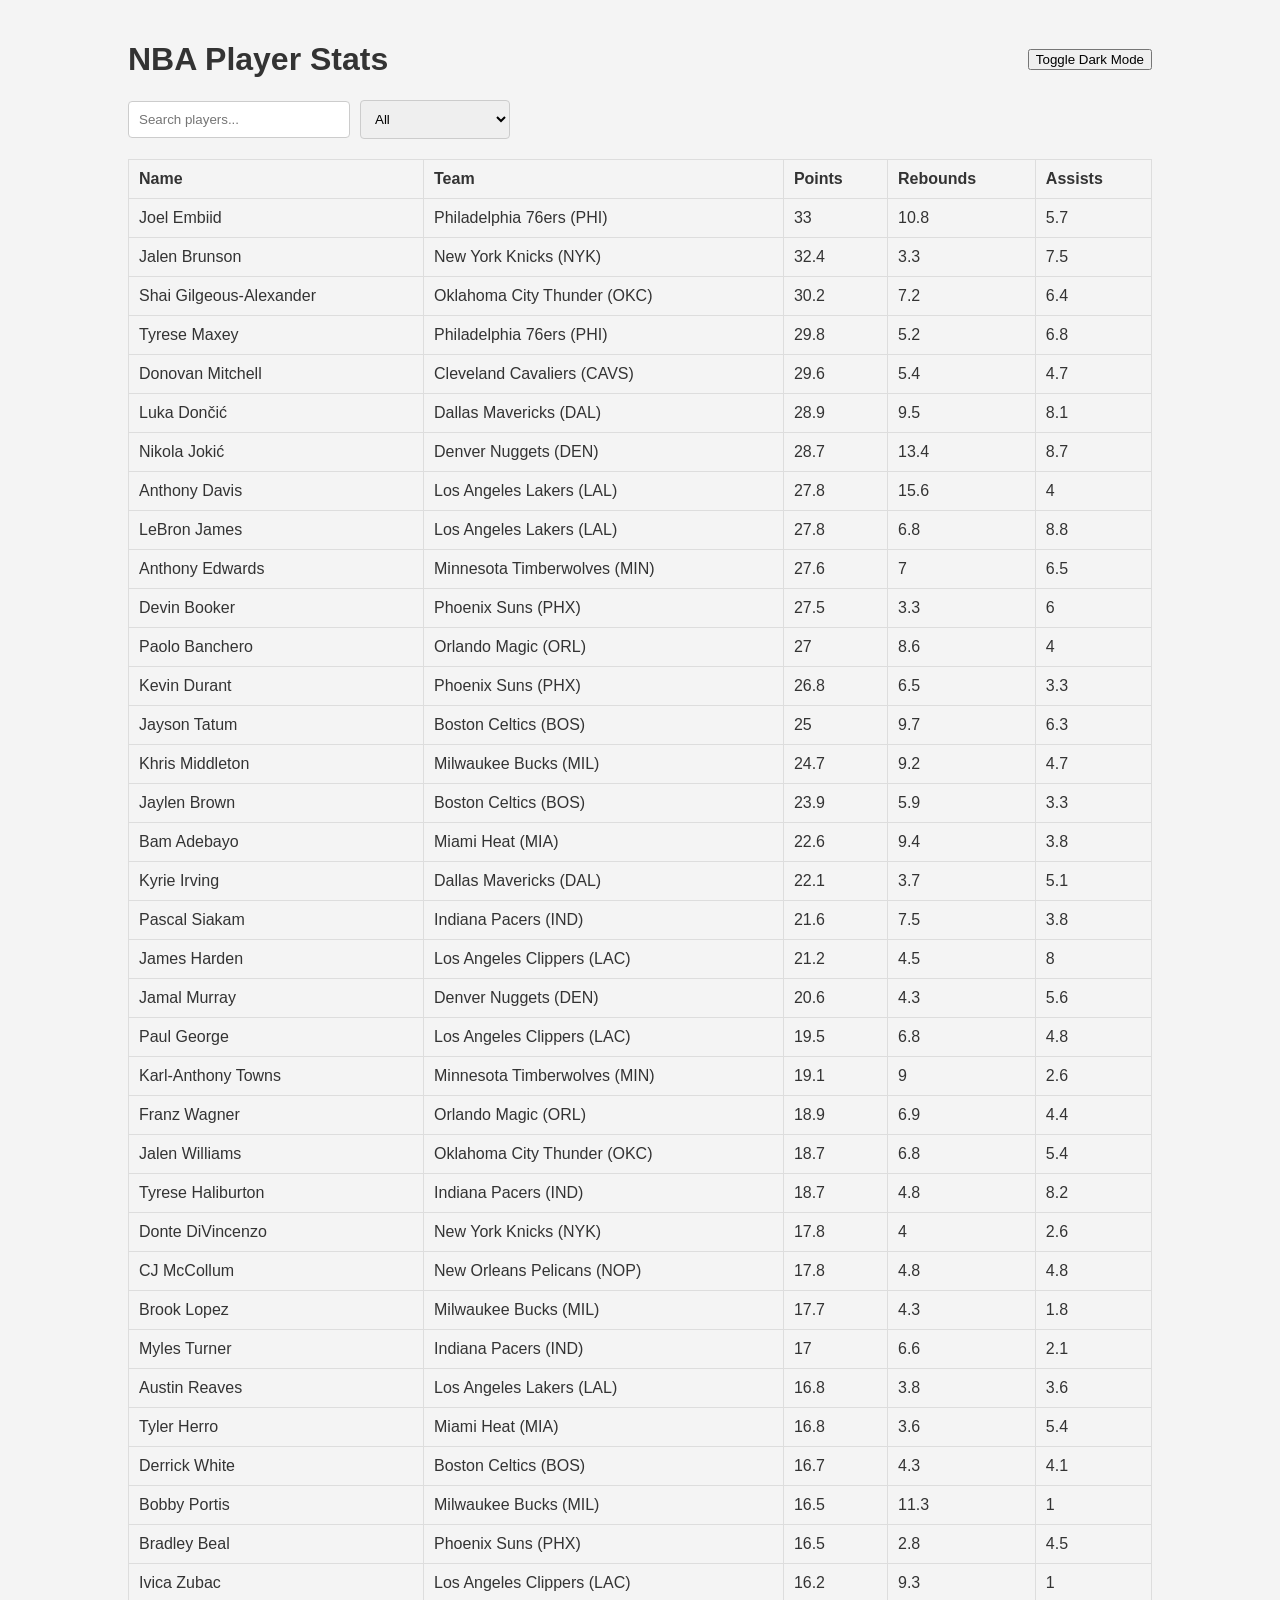
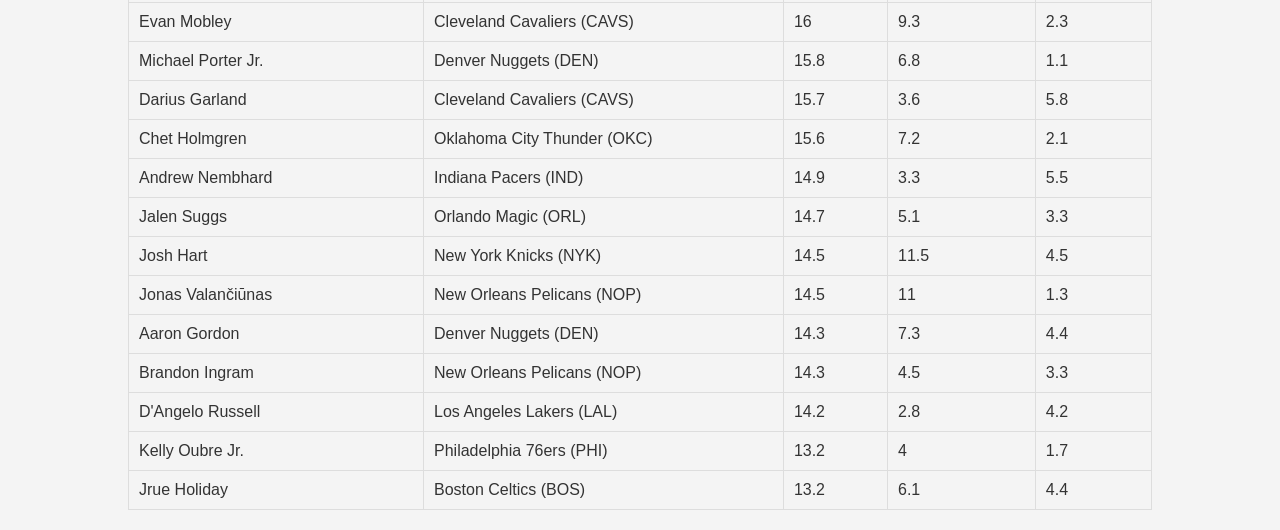
<file: labs/lab5/index.html>
<!DOCTYPE html>
<html lang="en">

<head>
    <meta charset="UTF-8">
    <meta name="viewport" content="width=device-width, initial-scale=1.0">
    <title>NBA Stats</title>
    <link rel="stylesheet" href="styles.css">

</head>

<body>
    <div class="container">
        <header>
            <h1>NBA Player Stats</h1>
            <button id="dark-mode-toggle">Toggle Dark Mode</button>
        </header>

        <search class="table-filters">
            <input type="text" id="search" placeholder="Search players...">
            <select id="team-filter">
                <option value="all">All</option>
                <!-- Teams will be populated in JS -->
            </select>
        </search>

        <table id="player-stats">
            <thead>
                <tr>
                    <th>Name</th>
                    <th>Team</th>
                    <th>Points</th>
                    <th>Rebounds</th>
                    <th>Assists</th>
                </tr>
            </thead>
            <tbody id="player-rows">
                <!-- Rows will be populated in JS -->
            </tbody>
        </table>
    </div>
    <script src="script.js"></script>
</body>

</html>
</file>
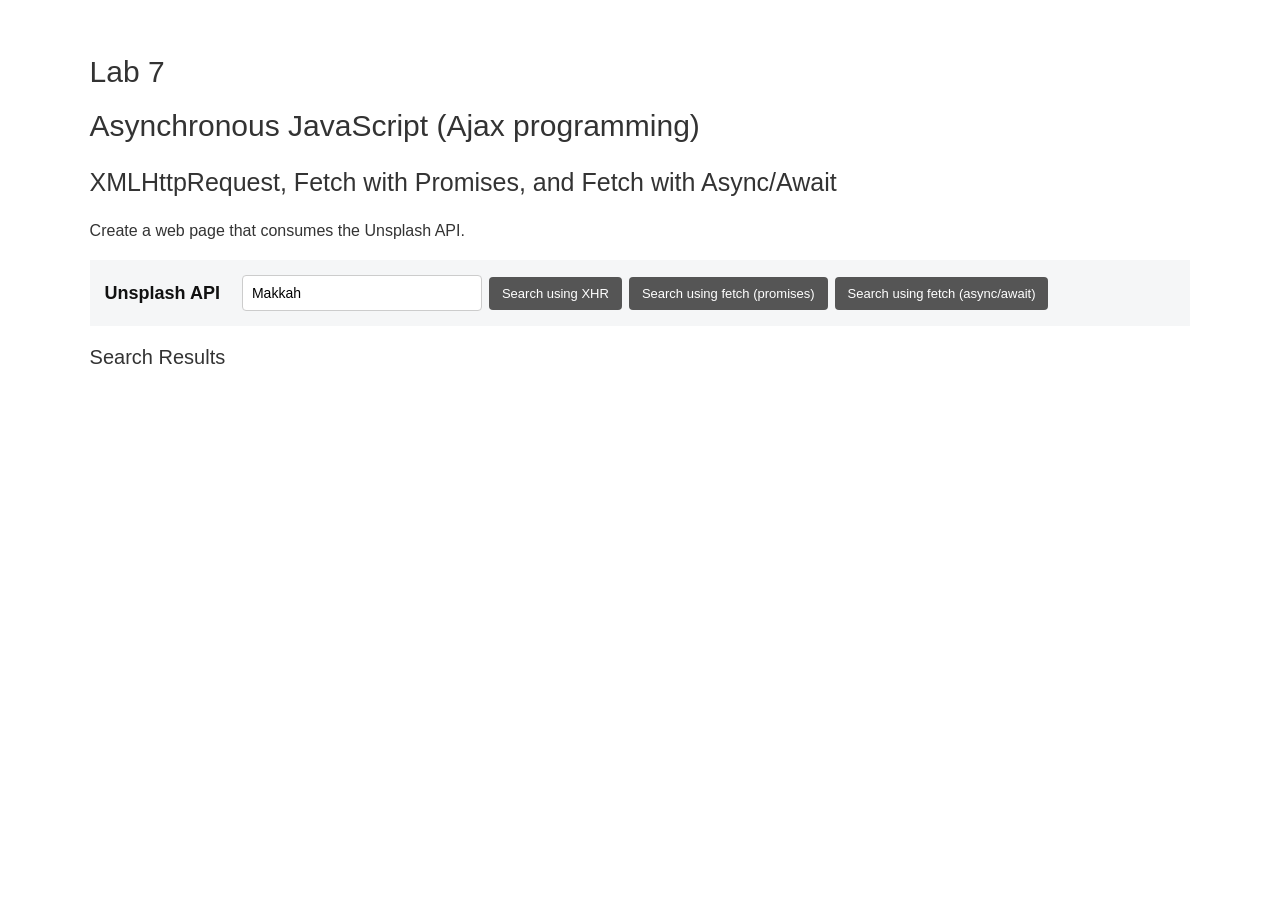
<file: labs/lab7/index.html>
<!DOCTYPE html>
<html lang="en">

<head>
    <meta charset="UTF-8">
    <meta name="viewport" content="width=device-width, initial-scale=1.0">
    <title>Lab 7 - AJAX Programming</title>
    <link rel="stylesheet" href="style.css">
</head>

<body>

    <h1>Lab 7</h1>

    <h1>Asynchronous JavaScript (Ajax programming)</h1>

    <h2>XMLHttpRequest, Fetch with Promises, and Fetch with Async/Await</h2>

    <p>Create a web page that consumes the Unsplash API.</p>

    <header>
        <h3>Unsplash API</h3>

        <input id="inputBox" value="Makkah" type="text"
            placeholder="Enter image keyword">

        <button onclick="searchUsingXHR()">Search using XHR</button>

        <button onclick="searchUsingFetch()">Search using fetch (promises)</button>

        <button onclick="searchUsingFetchAwaitAsync()">Search using fetch (async/await)</button>
    </header>

    <h2 id="title">Search Results</h2>

    <div id="gallery"></div>

    <h3 id="responseTitle">API Response:</h3>
    <samp id="sampleOutput"></samp>

    <script src="script.js"></script>

</body>
</html>
</file>
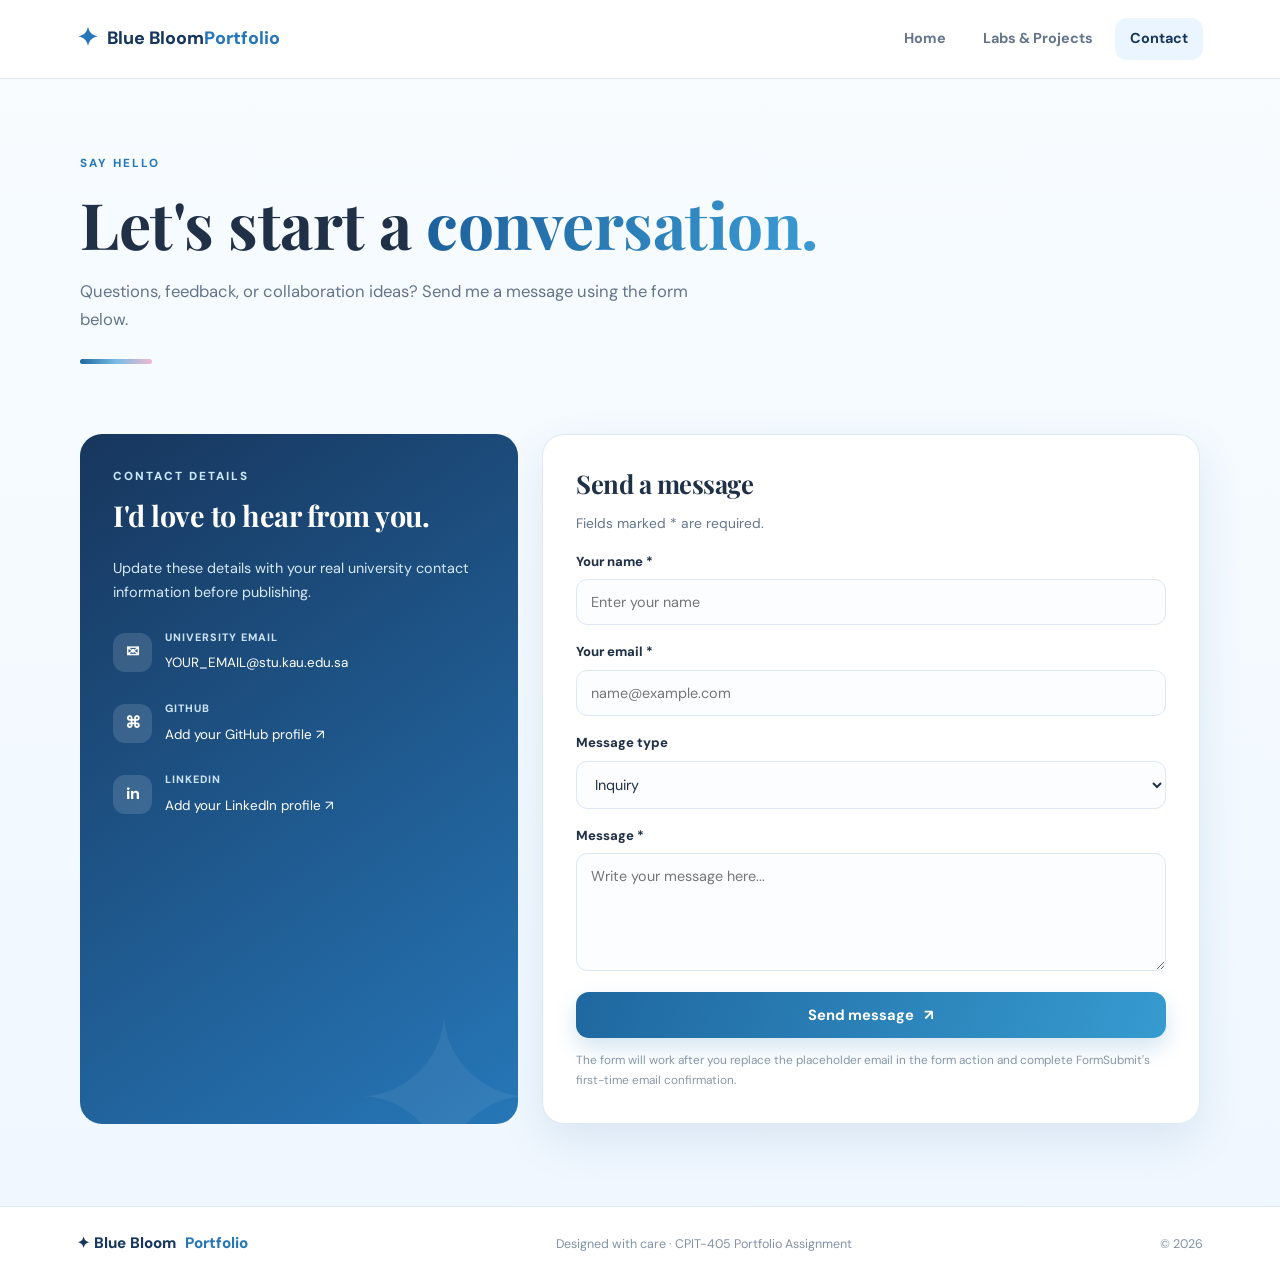
<file: contact.html>
<!DOCTYPE html>
<html lang="en">
<head>
  <meta charset="UTF-8">
  <meta name="viewport" content="width=device-width, initial-scale=1.0">
  <meta name="description" content="Contact page for my student portfolio.">
  <title>Contact | Blue Bloom Portfolio</title>
  <link rel="stylesheet" href="style.css">
</head>
<body>
  <header class="site-header">
    <a class="brand" href="index.html"><span class="brand-mark">✦</span><span>Blue Bloom<span class="brand-accent">Portfolio</span></span></a>
    <nav class="nav" aria-label="Main navigation">
      <a href="index.html">Home</a><a href="labs.html">Labs & Projects</a><a class="active" href="contact.html">Contact</a>
    </nav>
  </header>
  <main class="container page-main">
    <section class="page-hero">
      <p class="eyebrow">SAY HELLO</p><h1>Let's start a <span class="gradient-text">conversation.</span></h1>
      <p>Questions, feedback, or collaboration ideas? Send me a message using the form below.</p>
      <div class="page-hero-line"></div>
    </section>
    <section class="contact-layout section">
      <aside class="contact-aside">
        <p class="eyebrow">CONTACT DETAILS</p><h2>I'd love to hear from you.</h2>
        <p class="muted">Update these details with your real university contact information before publishing.</p>
        <div class="contact-detail"><span class="contact-icon">✉</span><div><span class="detail-label">University email</span><a href="mailto:YOUR_EMAIL@stu.kau.edu.sa">YOUR_EMAIL@stu.kau.edu.sa</a></div></div>
        <div class="contact-detail"><span class="contact-icon">⌘</span><div><span class="detail-label">GitHub</span><a href="https://github.com/" target="_blank" rel="noopener">Add your GitHub profile ↗</a></div></div>
        <div class="contact-detail"><span class="contact-icon">in</span><div><span class="detail-label">LinkedIn</span><a href="https://www.linkedin.com/" target="_blank" rel="noopener">Add your LinkedIn profile ↗</a></div></div>
        <div class="aside-decoration">✦</div>
      </aside>
      <section class="form-card">
        <h2>Send a message</h2><p class="muted">Fields marked * are required.</p>
        <!-- IMPORTANT: Replace YOUR_EMAIL@example.com with the email that should receive messages.
             FormSubmit may send a confirmation email the first time you use it. -->
        <form action="https://formsubmit.co/YOUR_EMAIL@example.com" method="POST">
          <input type="hidden" name="_subject" value="New message from my portfolio website">
          <input type="hidden" name="_captcha" value="true">
          <input type="hidden" name="_template" value="table">
          <div class="form-row">
            <label for="name">Your name *</label>
            <input id="name" name="name" type="text" placeholder="Enter your name" required>
          </div>
          <div class="form-row">
            <label for="email">Your email *</label>
            <input id="email" name="email" type="email" placeholder="name@example.com" required>
          </div>
          <div class="form-row">
            <label for="type">Message type</label>
            <select id="type" name="message_type"><option>Inquiry</option><option>Feedback</option><option>Collaboration</option></select>
          </div>
          <div class="form-row">
            <label for="message">Message *</label>
            <textarea id="message" name="message" rows="5" placeholder="Write your message here..." required></textarea>
          </div>
          <button class="button button-primary submit-button" type="submit">Send message <span aria-hidden="true">↗</span></button>
          <p class="form-footnote">The form will work after you replace the placeholder email in the form action and complete FormSubmit's first-time email confirmation.</p>
        </form>
      </section>
    </section>
  </main>
  <footer class="site-footer"><a class="brand footer-brand" href="index.html">✦ Blue Bloom<span class="brand-accent">Portfolio</span></a><p>Designed with care · CPIT-405 Portfolio Assignment</p><span>© 2026</span></footer>
</body>
</html>
</file>
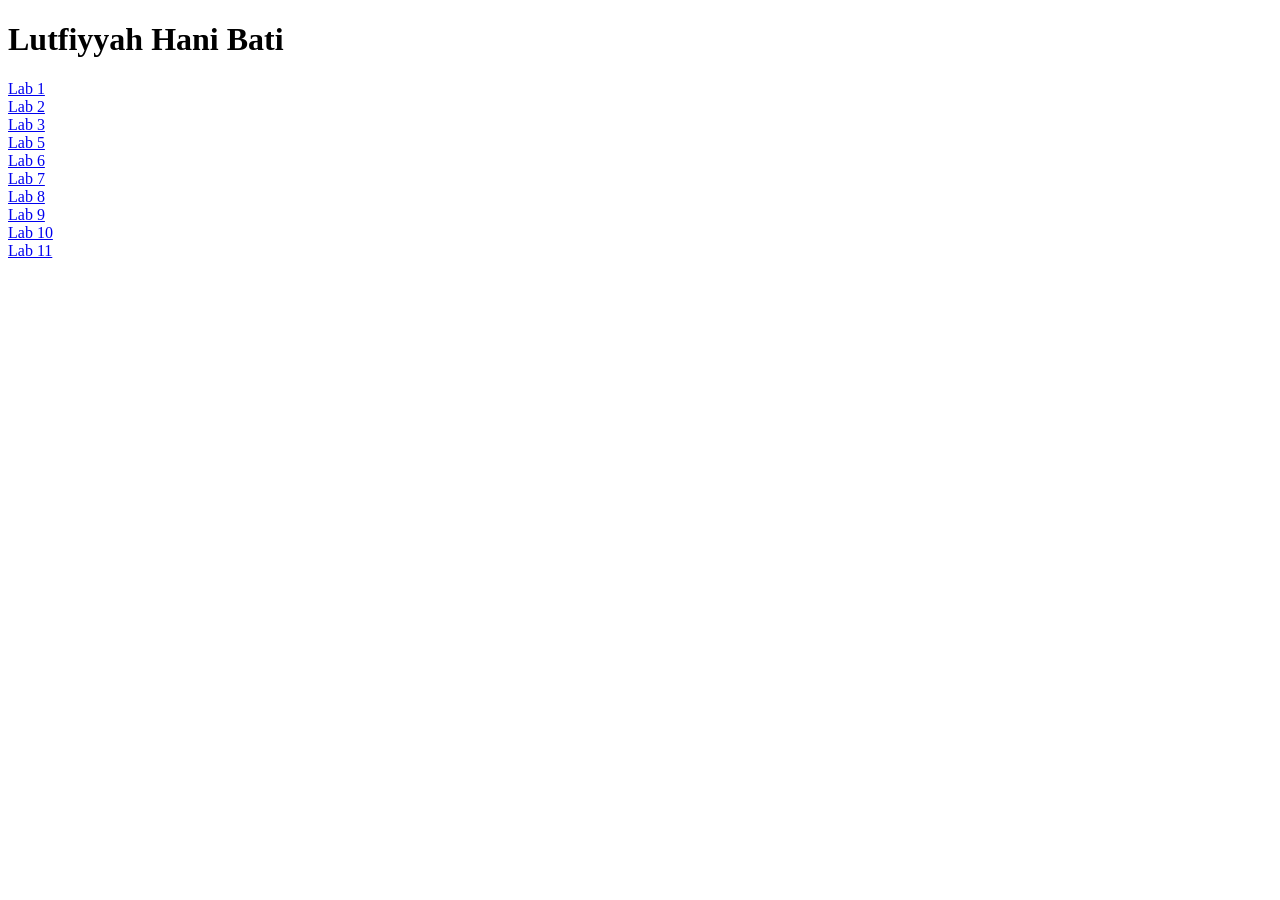
<file: labs.html>
<!DOCTYPE html>
<html lang="en">
<head>
    <meta charset="UTF-8">
    <meta name="viewport" content="width=device-width, initial-scale=1.0">
    <title>CPIT-405 Labs</title>
</head>

<body>

    <h1>Lutfiyyah Hani Bati</h1>

    <a href="labs/lab1.html">Lab 1</a><br>
    <a href="labs/lab2.html">Lab 2</a><br>
    <a href="labs/lab3.html">Lab 3</a><br>
    <a href="labs/lab5/index.html">Lab 5</a><br>
    <a href="lab6/index.html">Lab 6</a><br>
    <a href="labs/lab7/index.html">Lab 7</a><br>
    <a href="labs/lab8.html">Lab 8</a><br>
    <a href="labs/lab9.html">Lab 9</a><br>
    <a href="labs/lab10.html">Lab 10</a><br>
    <a href="labs/lab11.html">Lab 11</a><br>

</body>
</html>
</file>
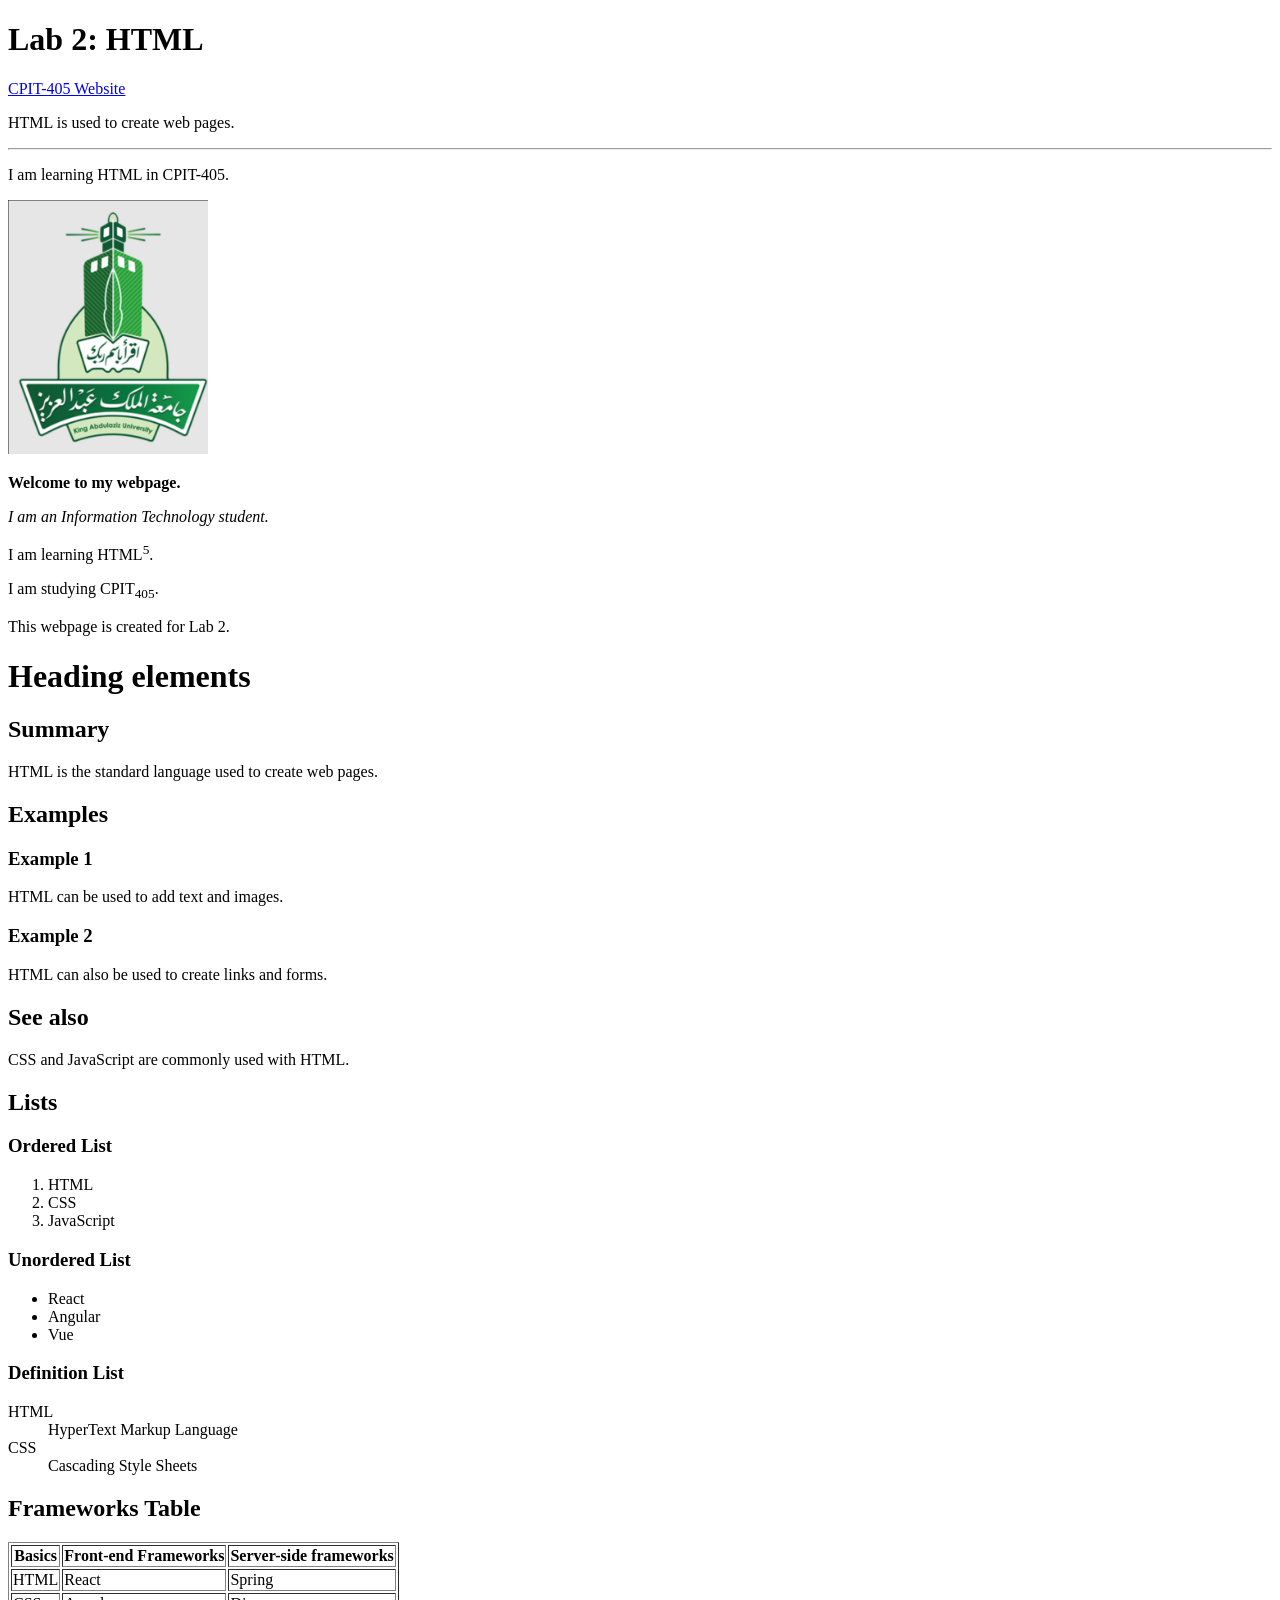
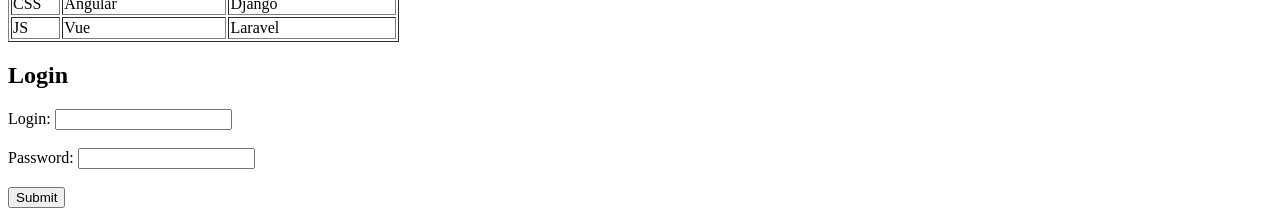
<file: labs/lab2.html>
<!DOCTYPE html>
<html>
<head>
    <meta charset="UTF-8">
    <title>CPIT-405 lab 2</title>
</head>

<body>

<h1>Lab 2: HTML</h1>

<a href="https://cpit405.gitlab.io">CPIT-405 Website</a>

<p>HTML is used to create web pages.</p>

<hr>

<p>I am learning HTML in CPIT-405.</p>

<a href="https://cpit405.gitlab.io">
    <img src="Kau.png" alt="King Abdulaziz University logo" width="200">
</a>

<p><strong>Welcome to my webpage.</strong></p>

<p><em><p><em>I am an Information Technology student.</em></p></em></p>

<p>I am learning HTML<sup>5</sup>.</p>

<p>I am studying CPIT<sub>405</sub>.</p>

<p><span>This webpage is created for Lab 2.</span></p>


<h1>Heading elements</h1>

<h2>Summary</h2>
<p>HTML is the standard language used to create web pages.</p>

<h2>Examples</h2>

<h3>Example 1</h3>
<p>HTML can be used to add text and images.</p>

<h3>Example 2</h3>
<p>HTML can also be used to create links and forms.</p>

<h2>See also</h2>
<p>CSS and JavaScript are commonly used with HTML.</p>


<h2>Lists</h2>

<h3>Ordered List</h3>
<ol>
    <li>HTML</li>
    <li>CSS</li>
    <li>JavaScript</li>
</ol>

<h3>Unordered List</h3>
<ul>
    <li>React</li>
    <li>Angular</li>
    <li>Vue</li>
</ul>

<h3>Definition List</h3>
<dl>
    <dt>HTML</dt>
    <dd>HyperText Markup Language</dd>

    <dt>CSS</dt>
    <dd>Cascading Style Sheets</dd>
</dl>


<h2>Frameworks Table</h2>

<table border="1">
    <tr>
        <th>Basics</th>
        <th>Front-end Frameworks</th>
        <th>Server-side frameworks</th>
    </tr>

    <tr>
        <td>HTML</td>
        <td>React</td>
        <td>Spring</td>
    </tr>

    <tr>
        <td>CSS</td>
        <td>Angular</td>
        <td>Django</td>
    </tr>

    <tr>
        <td>JS</td>
        <td>Vue</td>
        <td>Laravel</td>
    </tr>
</table>


<h2>Login</h2>

<form>
    <label>Login:</label>
    <input type="text">

    <br><br>

    <label>Password:</label>
    <input type="password">

    <br><br>

    <input type="submit" value="Submit">
</form>

</body>
</html>
</file>
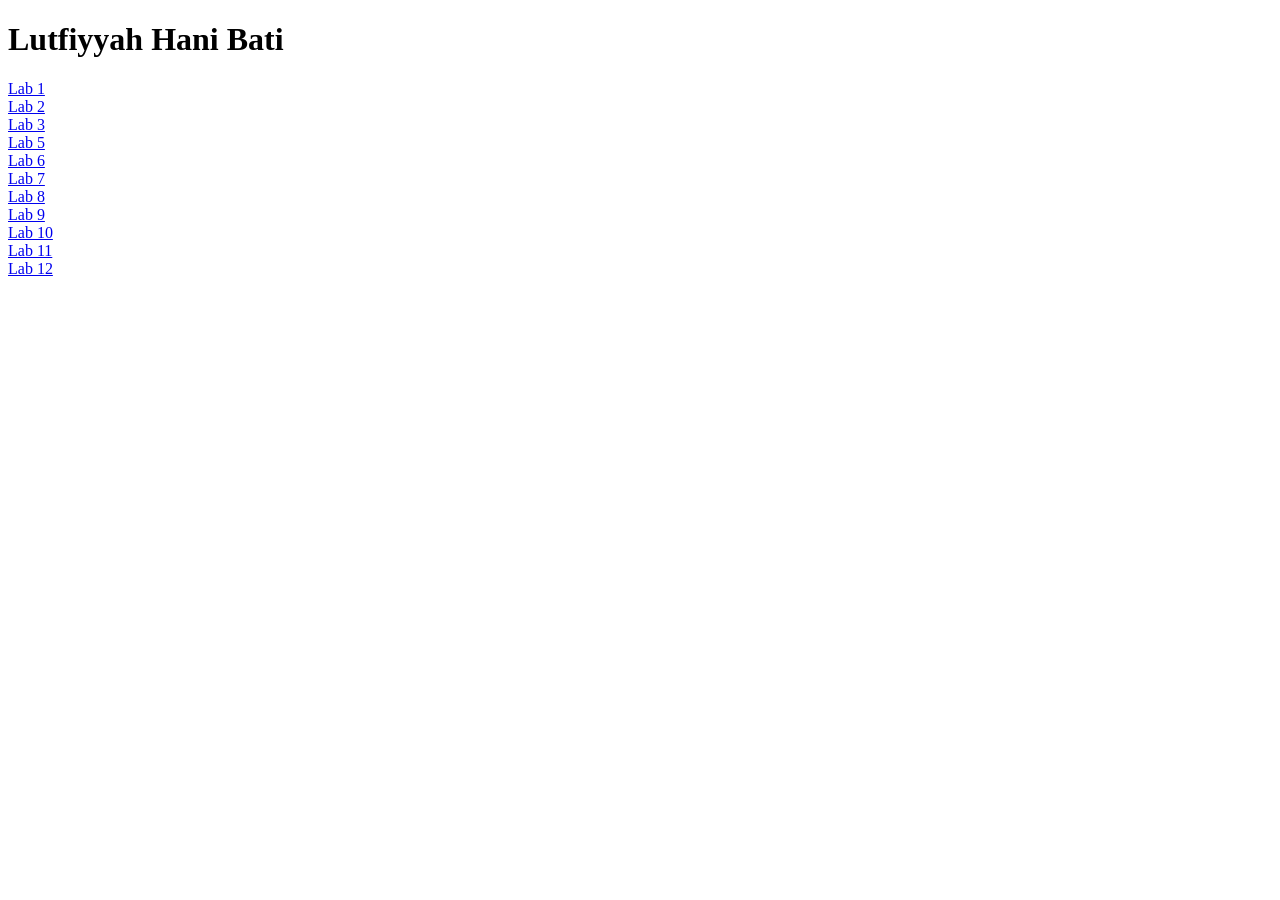
<file: labs/labs.html>
<!DOCTYPE html>
<html>
<head>
    <title>My Labs</title>
</head>

<body>

    <h1>Lutfiyyah Hani Bati</h1>

    <a href="lab1.html">Lab 1</a><br>
    <a href="lab2.html">Lab 2</a><br>
    <a href="lab3.html">Lab 3</a><br>
    <a href="lab5/index.html">Lab 5</a><br>
    <a href="../lab6/index.html">Lab 6</a><br>
    <a href="lab7/index.html">Lab 7</a><br>
    <a href="lab8.html">Lab 8</a><br>
    <a href="lab9.html">Lab 9</a><br>
    <a href="lab10.html">Lab 10</a><br>
    <a href="lab11.html">Lab 11</a><br>
<a href="lab12.html">Lab 12</a><br>
</body>
</html>
</file>
<file: labs/lab5/styles.css>
body {
    font-family: Arial, sans-serif;
    background-color: #f4f4f4;
    color: #333;
    margin: 0;
    padding: 0;
}

.container {
    width: 80%;
    margin: 0 auto;
    padding: 20px;
}

header {
    display: flex;
    justify-content: space-between;
    align-items: center;
}

#search {
    padding: 10px;
    border: 1px solid #ccc;
    border-radius: 4px;
    width: 200px;
    margin-right: 10px;
}

#team-filter {
    padding: 10px;
    border: 1px solid #ccc;
    border-radius: 4px;
    width: 150px;
}

.table-filters {
    display: flex;
    align-items: center;
    margin-bottom: 20px;
}

table {
    width: 100%;
    border-collapse: collapse;
}

th,
td {
    padding: 10px;
    border: 1px solid #ddd;
    text-align: left;
}

th {
    cursor: pointer;
}

.dark-mode {
    background-color: #333;
    color: #f4f4f4;
}

.dark-mode table {
    border-color: #555;
}

.dark-mode th,
.dark-mode td {
    border-color: #555;
}
</file>
<file: labs/lab7/style.css>
* {
    box-sizing: border-box;
}

body {
    margin: 0;
    padding: 35px 7%;
    font-family: Arial, sans-serif;
    color: #333;
    background-color: white;
}

h1 {
    font-size: 30px;
    font-weight: 500;
    margin-bottom: 20px;
}

h2 {
    font-size: 25px;
    font-weight: 500;
    margin: 25px 0;
}

p {
    font-size: 16px;
    margin-bottom: 20px;
}

header {
    display: flex;
    align-items: center;
    flex-wrap: wrap;
    gap: 7px;
    background-color: #f5f6f7;
    padding: 15px;
    margin-bottom: 15px;
}

header h3 {
    margin: 0 15px 0 0;
    font-size: 18px;
    color: #111;
}

input {
    width: 240px;
    padding: 9px;
    border: 1px solid #ccc;
    border-radius: 4px;
    font-size: 14px;
}

button {
    padding: 9px 13px;
    background-color: #555;
    color: white;
    border: none;
    border-radius: 4px;
    font-size: 13px;
    cursor: pointer;
}

button:hover {
    background-color: #333;
}

#title {
    font-size: 20px;
    margin: 20px 0;
}

#gallery {
    display: grid;
    grid-template-columns: repeat(4, 1fr);
    gap: 12px;
    width: 90%;
    margin: auto;
}

#gallery img {
    width: 100%;
    height: 320px;
    object-fit: cover;
    border-radius: 6px;
}

#responseTitle,
#sampleOutput {
    display: none;
}

@media (max-width: 768px) {
    body {
        padding: 20px;
    }

    #gallery {
        grid-template-columns: repeat(2, 1fr);
    }
}

@media (max-width: 480px) {
    #gallery {
        grid-template-columns: 1fr;
    }
}
</file>
<file: style.css>
@import url('https://fonts.googleapis.com/css2?family=DM+Sans:wght@400;500;600;700&family=Playfair+Display:wght@500;600;700&display=swap');
:root{--navy:#17365d;--blue:#2677b8;--sky:#eaf5ff;--ice:#f7fbff;--powder:#c9e5fb;--ink:#203047;--muted:#64758b;--line:#dceaf6;--white:#fff;--shadow:0 18px 45px rgba(35,91,139,.11)}
*{box-sizing:border-box}html{scroll-behavior:smooth}body{margin:0;color:var(--ink);background:linear-gradient(180deg,#f8fcff 0%,#eff7ff 100%);font-family:'DM Sans',sans-serif;line-height:1.65}
a{color:inherit;text-decoration:none}.site-header{display:flex;justify-content:space-between;align-items:center;padding:18px max(6%,calc((100% - 1160px)/2));background:rgba(255,255,255,.9);border-bottom:1px solid var(--line);position:sticky;top:0;z-index:10;backdrop-filter:blur(16px)}
.brand{display:inline-flex;align-items:center;gap:9px;font-weight:800;font-size:1.12rem;white-space:nowrap;color:var(--navy)}.brand-mark{color:var(--blue);font-size:1.55rem}.brand-accent{color:var(--blue)}
.nav{display:flex;gap:7px;align-items:center}.nav a{padding:9px 15px;border-radius:12px;color:var(--muted);font-size:.9rem;font-weight:700;transition:.2s}.nav a:hover,.nav a.active{color:var(--navy);background:var(--sky)}
.container{width:min(1120px,88%);margin:0 auto}.hero{display:grid;grid-template-columns:1.05fr .95fr;align-items:center;gap:35px;padding:75px 0 65px;min-height:550px}
.eyebrow{color:var(--blue);font-size:.73rem;font-weight:800;letter-spacing:2px;margin:0 0 13px}h1,h2,h3{font-family:'Playfair Display',serif;line-height:1.18;letter-spacing:-.5px;margin-top:0}h1{font-size:clamp(2.7rem,5vw,4.5rem);margin-bottom:20px}.gradient-text{color:var(--blue);background:linear-gradient(100deg,#1d609b,#3b9bd4);-webkit-background-clip:text;background-clip:text;color:transparent}
.hero-lead{color:var(--muted);font-size:1.1rem;line-height:1.85;max-width:570px}.hero-actions{display:flex;flex-wrap:wrap;gap:12px;margin:28px 0 24px}
.button{display:inline-flex;justify-content:center;align-items:center;gap:10px;border:0;border-radius:13px;padding:13px 20px;font:700 .92rem 'DM Sans',sans-serif;cursor:pointer;transition:.2s}.button:hover{transform:translateY(-3px)}
.button-primary{color:white;background:linear-gradient(110deg,#1f679f,#369bd0);box-shadow:0 10px 22px #287fb333}.button-secondary{color:var(--navy);border:1px solid var(--line);background:white}.hero-meta{display:flex;gap:20px;flex-wrap:wrap;color:#7b8da2;font-size:.82rem}.status-dot{display:inline-block;width:8px;height:8px;border-radius:50%;background:#53b8a2;margin-right:7px}
.hero-art{position:relative;min-height:400px;display:grid;place-items:center}.hero-art:before{content:'';position:absolute;width:340px;height:340px;border-radius:50%;background:linear-gradient(145deg,#d7edff,#f5fbff 55%,#c9e5fb)}
.profile-card{position:relative;z-index:1;width:min(330px,85%);padding:32px;border:1px solid white;border-radius:27px;background:#ffffffdf;box-shadow:0 24px 65px #235b8b22;transform:rotate(-2deg)}
.profile-avatar{width:75px;height:75px;display:grid;place-items:center;border-radius:24px;background:linear-gradient(145deg,#1c639c,#76bde7);color:white;font-size:1.45rem;font-weight:800;margin-bottom:24px;box-shadow:0 10px 22px #287fb333}
.profile-label{color:#5c93b8;font-size:.65rem;letter-spacing:1.5px;font-weight:800;margin-bottom:9px}.profile-card h2{font-size:1.8rem;margin-bottom:20px}.mini-tags,.skill-list{display:flex;flex-wrap:wrap;gap:7px}.mini-tags span,.skill-list span{background:#eaf5ff;color:#245e8b;border-radius:9px;padding:6px 10px;font-size:.75rem;font-weight:700}
.orb{position:absolute;border-radius:50%;z-index:2}.orb-one{width:22px;height:22px;background:#77bde5;top:45px;right:65px;box-shadow:0 0 0 9px #77bde522}.orb-two{width:14px;height:14px;background:#f0b8d0;left:45px;bottom:65px;box-shadow:0 0 0 8px #f0b8d022}
.floating-chip{position:absolute;z-index:3;background:white;border:1px solid var(--line);box-shadow:var(--shadow);border-radius:12px;padding:10px 14px;font-size:.78rem;font-weight:700}.chip-top{top:60px;left:0;transform:rotate(-4deg)}.chip-bottom{right:0;bottom:55px;transform:rotate(4deg);color:var(--blue)}
.section{padding:38px 0 52px}.section-heading{max-width:680px;margin-bottom:25px}.section-heading h2,.callout h2{font-size:clamp(1.8rem,3vw,2.5rem);margin-bottom:11px}.section-heading>p:not(.eyebrow){color:var(--muted)}.about-grid{display:grid;grid-template-columns:repeat(3,1fr);gap:18px}
.info-card,.project-card{background:white;border:1px solid var(--line);border-radius:20px;padding:26px;box-shadow:0 9px 28px #235b8b08;transition:.2s}.info-card:hover,.project-card:hover{transform:translateY(-5px);box-shadow:var(--shadow)}
.card-icon{display:grid;place-items:center;width:43px;height:43px;margin-bottom:17px;color:var(--blue);background:var(--sky);border-radius:14px;font-size:1.25rem}.info-card h3{font-size:1.15rem;margin-bottom:12px}.info-card p{color:var(--muted);font-size:.91rem}.info-card strong{color:var(--ink)}.muted,.note{color:var(--muted)}.row-heading{display:flex;justify-content:space-between;align-items:end;gap:20px}.pill{padding:7px 13px;color:var(--navy);background:var(--sky);border-radius:100px;font-size:.78rem;font-weight:800;white-space:nowrap}
.details-panel{display:grid;grid-template-columns:repeat(4,1fr);gap:10px;padding:23px;border-radius:20px;background:white;border:1px solid var(--line);box-shadow:0 9px 28px #235b8b08}.details-panel>div{padding:5px 14px;border-right:1px solid var(--line);overflow-wrap:anywhere}.details-panel>div:last-child{border:0}.detail-label{display:block;color:#8a9aab;text-transform:uppercase;letter-spacing:1px;font-size:.67rem;font-weight:800;margin-bottom:7px}.details-panel strong{font-size:.88rem}.note{font-size:.82rem;margin-top:13px}
.site-footer{display:flex;justify-content:space-between;align-items:center;gap:20px;padding:24px 6%;margin-top:30px;border-top:1px solid var(--line);background:white;color:#8291a3;font-size:.78rem}.site-footer p{margin:0}.footer-brand{font-size:.95rem}
.page-main{padding-top:50px}.page-hero{position:relative;padding:25px 0 32px}.page-hero h1{font-size:clamp(2.6rem,5vw,4rem);max-width:800px;margin-bottom:16px}.page-hero>p:not(.eyebrow){color:var(--muted);font-size:1.04rem;max-width:650px}.page-hero-line{width:72px;height:5px;border-radius:9px;margin-top:26px;background:linear-gradient(90deg,#1f679f,#77bde5,#f0b8d0)}
.table-wrap{overflow-x:auto;background:white;border:1px solid var(--line);border-radius:18px;box-shadow:0 9px 28px #235b8b08}table{width:100%;border-collapse:collapse;min-width:610px;text-align:left}th{background:#17365d;color:white;padding:16px 20px;font-size:.78rem;letter-spacing:.4px}td{padding:15px 20px;border-bottom:1px solid #edf3f8;font-size:.88rem}tbody tr:last-child td{border-bottom:0}tbody tr:nth-child(even){background:#f8fbff}tbody tr:hover{background:#edf7ff}.status{display:inline-block;color:#73551a;background:#fff3d7;border-radius:20px;padding:4px 9px;font-size:.72rem;font-weight:800}.table-link,.text-link{color:var(--blue);font-weight:800}
.project-grid{display:grid;grid-template-columns:repeat(2,1fr);gap:20px}.project-card{position:relative;overflow:hidden}.project-number{position:absolute;top:15px;right:22px;font-size:2.6rem;font-weight:800;color:#eaf5ff}.project-type{display:inline-block;color:#538db5;font-size:.68rem;font-weight:800;letter-spacing:1.5px;margin-bottom:15px}.project-card h3{font-size:1.4rem;margin-bottom:12px}.project-card p{color:var(--muted)}.callout{display:flex;justify-content:space-between;align-items:center;gap:25px;margin:28px 0 48px;padding:34px;color:white;background:linear-gradient(115deg,#17365d,#2677b8 75%,#63b0dd);border-radius:23px}.callout .eyebrow{color:#d4edff}.callout h2{margin:0}.button-light{color:var(--navy);background:white;white-space:nowrap}
.contact-layout{display:grid;grid-template-columns:.8fr 1.2fr;gap:24px;align-items:stretch}.contact-aside{position:relative;overflow:hidden;padding:33px;border-radius:22px;color:white;background:linear-gradient(145deg,#17365d,#2677b8)}.contact-aside .eyebrow{color:#cbeaff}.contact-aside h2{font-size:1.8rem}.contact-aside .muted{color:#d5e9f7;font-size:.9rem}.contact-detail{display:flex;align-items:center;gap:13px;margin-top:24px;position:relative;z-index:1}.contact-icon{display:grid;place-items:center;flex:0 0 39px;height:39px;border-radius:12px;color:white;background:#ffffff22;font-weight:800}.contact-detail .detail-label{color:#cbe3f5;margin-bottom:3px}.contact-detail a{font-size:.84rem;overflow-wrap:anywhere}.contact-detail a:hover{text-decoration:underline}.aside-decoration{position:absolute;bottom:-90px;right:-20px;font-size:14rem;color:#ffffff10;line-height:1}
.form-card{padding:33px;background:white;border:1px solid var(--line);border-radius:22px;box-shadow:var(--shadow)}.form-card h2{font-size:1.6rem;margin-bottom:8px}.form-card>.muted{font-size:.86rem}.form-row{display:flex;flex-direction:column;gap:7px;margin-top:16px}.form-row label{font-size:.82rem;font-weight:800}.form-row input,.form-row select,.form-row textarea{width:100%;border:1px solid #dce8f3;border-radius:11px;padding:13px 14px;background:#fbfdff;color:var(--ink);font:400 .9rem 'DM Sans',sans-serif;outline:none;transition:.2s}.form-row input:focus,.form-row select:focus,.form-row textarea:focus{border-color:var(--blue);box-shadow:0 0 0 3px #2677b818}.form-row textarea{resize:vertical}.submit-button{margin-top:21px;width:100%}.form-footnote{margin:13px 0 0;color:#8797a8;font-size:.74rem}
@media(max-width:820px){.hero{grid-template-columns:1fr;gap:8px;padding-top:55px}.hero-art{min-height:350px}.about-grid{grid-template-columns:1fr}.details-panel{grid-template-columns:repeat(2,1fr)}.details-panel>div:nth-child(2){border-right:0}.contact-layout{grid-template-columns:1fr}}
@media(max-width:560px){.site-header{padding:14px 5%;flex-direction:column;gap:10px}.nav{width:100%;justify-content:center;gap:1px}.nav a{padding:8px 9px;font-size:.8rem}.container{width:90%}.hero{padding:42px 0 32px}.hero-art{min-height:320px}.hero-art:before{width:275px;height:275px}.profile-card{padding:25px}.chip-top{left:-2px;top:28px}.chip-bottom{right:-2px;bottom:24px}.section{padding:28px 0 35px}.details-panel{grid-template-columns:1fr}.details-panel>div{border-right:0;border-bottom:1px solid var(--line);padding:10px}.details-panel>div:last-child{border-bottom:0}.project-grid{grid-template-columns:1fr}.callout{flex-direction:column;align-items:flex-start;padding:26px}.form-card,.contact-aside{padding:24px}.site-footer{flex-direction:column;text-align:center;gap:8px}.page-main{padding-top:30px}}
</file>
